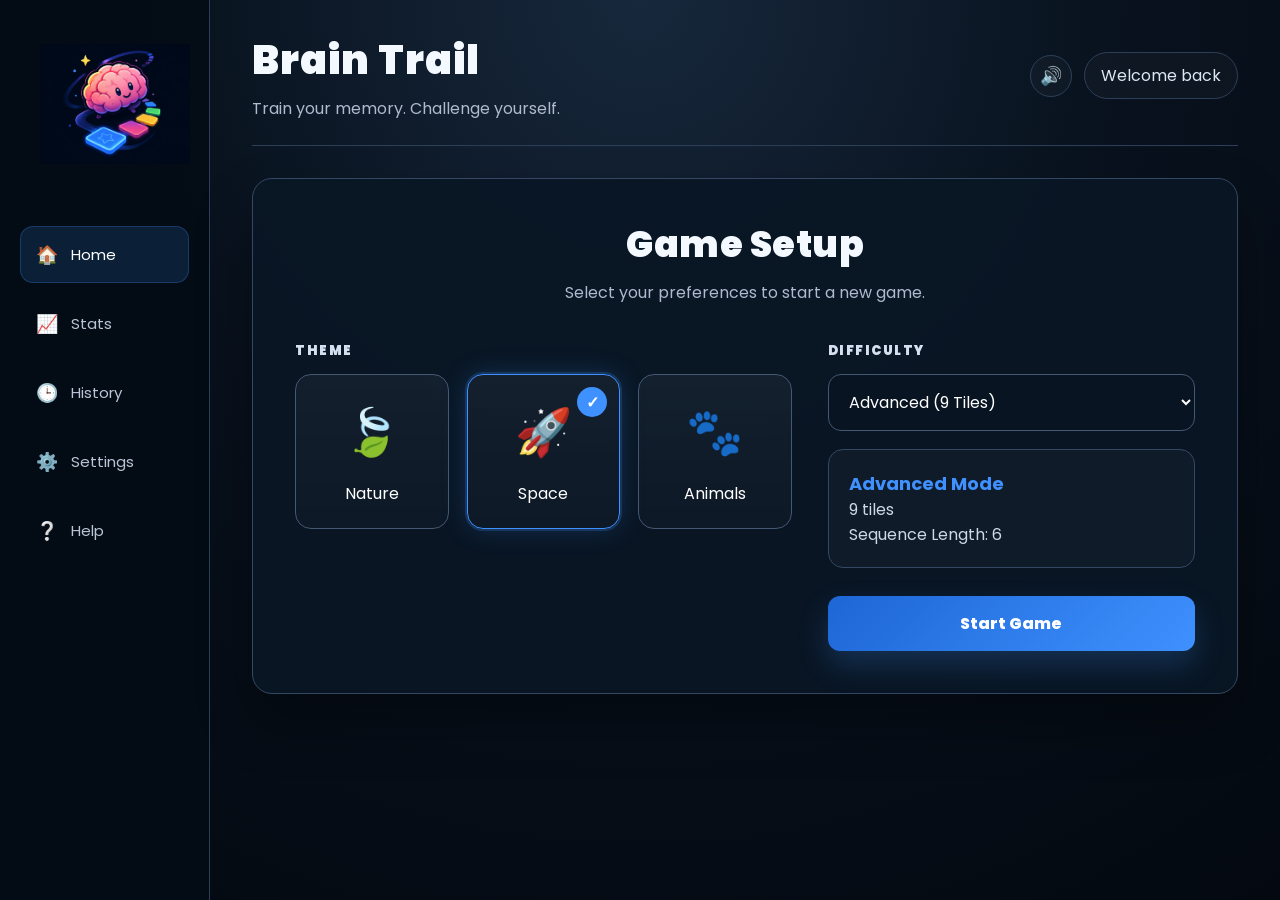
<file: brain-trail/index.html>
<!DOCTYPE html>
<html lang="en">
<head>
  <meta charset="UTF-8">
  <meta name="viewport" content="width=device-width, initial-scale=1.0">
  <title>Brain Trail</title>
  <link href="https://fonts.googleapis.com/css2?family=Poppins:wght@400;500;600;700;800&display=swap" rel="stylesheet">
  <link rel="stylesheet" href="style.css">
</head>
<body>
  <div class="app-shell">
    <aside class="side-nav">
      <div class="brand">
        <img src="../images/brain-trail-logo.png" alt="Brain Trail logo">
      </div>

      <button class="nav-item active"><span>🏠</span> Home</button>
      <button class="nav-item"><span>📈</span> Stats</button>
      <button class="nav-item"><span>🕒</span> History</button>
      <button class="nav-item"><span>⚙️</span> Settings</button>
      <button class="nav-item"><span>❔</span> Help</button>
    </aside>

    <main class="main">
      <header class="top-bar">
        <div>
          <h1>Brain Trail</h1>
          <p>Train your memory. Challenge yourself.</p>
        </div>
        <div class="top-actions">
          <button id="soundBtn" class="sound-btn" title="Sound on/off">🔊</button>
          <div class="user-label">Welcome back</div>
        </div>
      </header>

      <div id="screen"></div>
    </main>
  </div>

  <script src="script.js"></script>
</body>
</html>
</file>
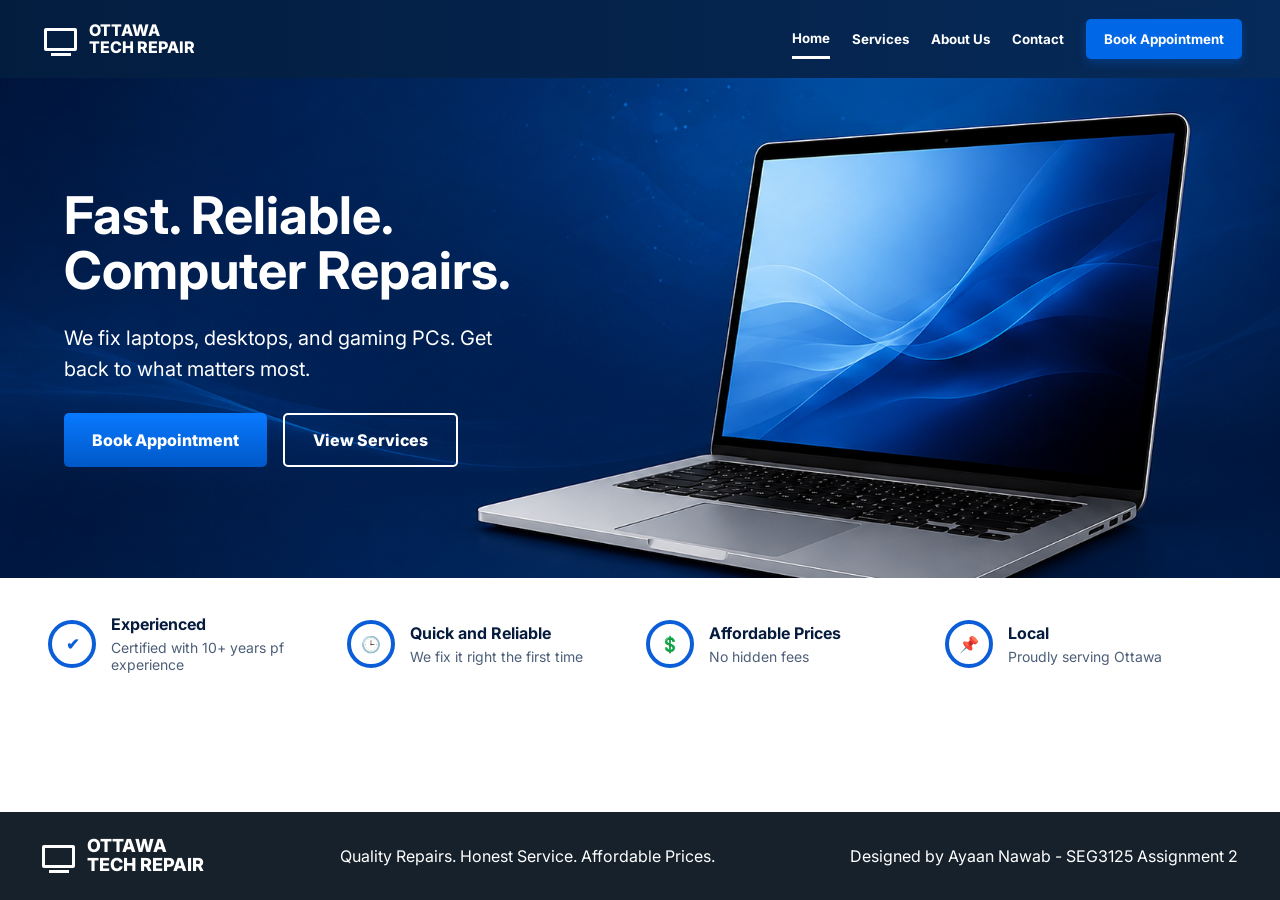
<file: ottawa-tech-repair/index.html>
<!DOCTYPE html>
<html lang="en">
<head>
  <meta charset="UTF-8" />
  <meta name="viewport" content="width=device-width, initial-scale=1.0" />
  <title>Ottawa Tech Repair</title>
  <link rel="preconnect" href="https://fonts.googleapis.com">
  <link rel="preconnect" href="https://fonts.gstatic.com" crossorigin>
  <link href="https://fonts.googleapis.com/css2?family=Inter:wght@400;500;600;700;800&display=swap" rel="stylesheet">
  <link rel="stylesheet" href="styles.css" />
</head>
<body>
  <div class="app">
    <header class="topbar">
      <button class="brand" data-page="home" aria-label="Go to home page">
        <span class="monitor-icon"></span>
        <span>OTTAWA<br>TECH REPAIR</span>
      </button>
      <nav aria-label="Main navigation">
        <button data-page="home" class="nav-link active">Home</button>
        <button data-page="services" class="nav-link">Services</button>
        <button data-page="about" class="nav-link">About Us</button>
        <button data-page="contact" class="nav-link">Contact</button>
        <button data-page="booking" class="book-small">Book Appointment</button>
      </nav>
    </header>

    <main id="page-content"></main>

    <footer>
      <div class="brand footer-brand">
        <span class="monitor-icon"></span>
        <span>OTTAWA<br>TECH REPAIR</span>
      </div>
      <span>Quality Repairs. Honest Service. Affordable Prices.</span>
      <span>Designed by Ayaan Nawab - SEG3125 Assignment 2</span>
    </footer>
  </div>

  <script src="script.js"></script>
</body>
</html>
</file>
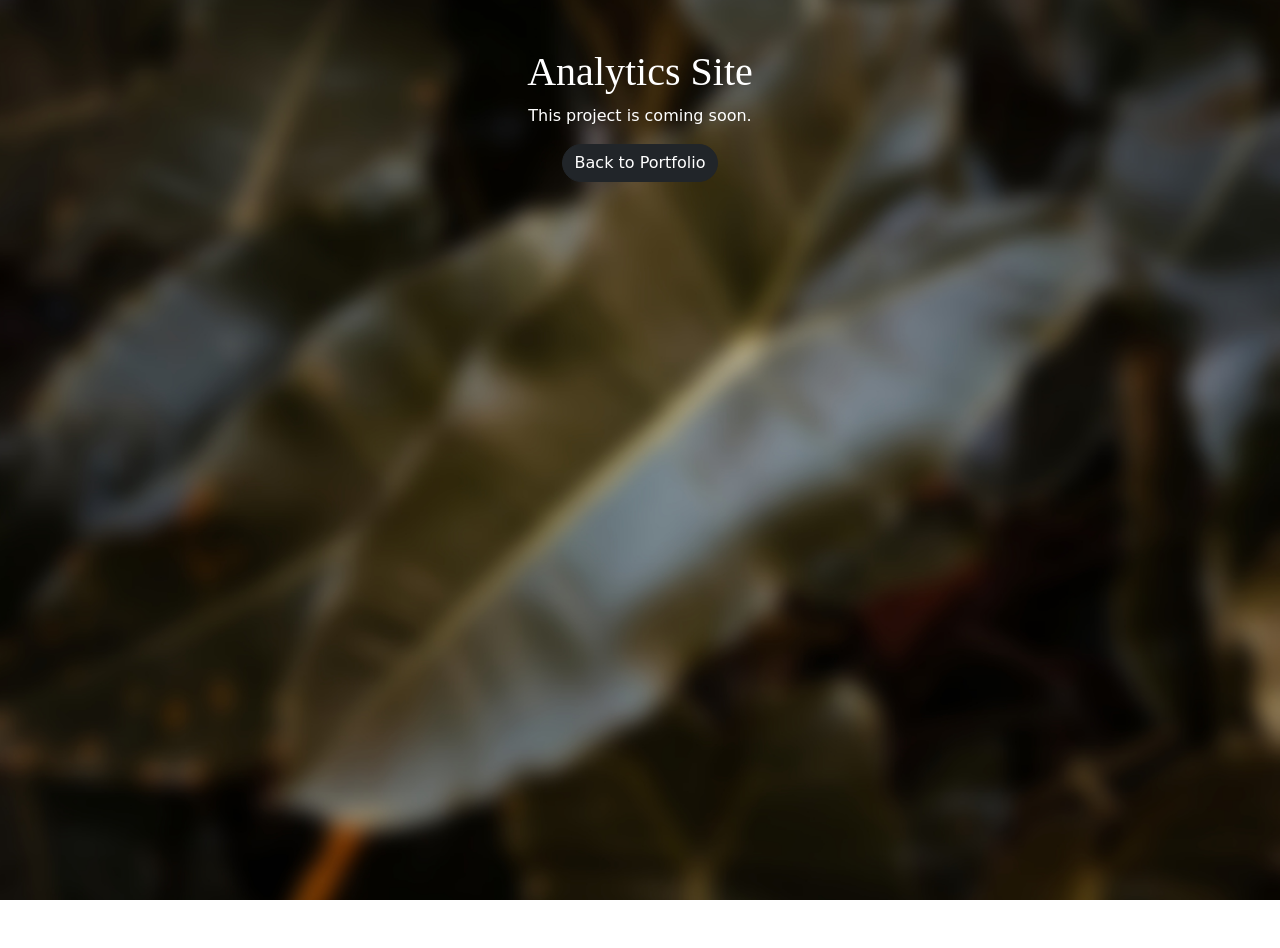
<file: analytics.html>
<!DOCTYPE html>
<html lang="en">
<head>
  <meta charset="UTF-8">
  <title>Analytics Site</title>
  <link href="https://cdn.jsdelivr.net/npm/bootstrap@5.3.3/dist/css/bootstrap.min.css" rel="stylesheet">
  <link rel="stylesheet" href="style.css">
</head>
<body>

  <main class="container my-5 text-center project-page">
    <h1>Analytics Site</h1>
    <p>This project is coming soon.</p>
    <a href="index.html" class="btn btn-dark">Back to Portfolio</a>
  </main>

</body>
</html>
</file>
<file: brain-trail/style.css>
* {
  box-sizing: border-box;
}

:root {
  --bg: #050c14;
  --panel: #091624;
  --panel2: #0d1b2b;
  --line: #2d3f58;
  --text: #f4f8ff;
  --muted: #aebace;
  --blue: #3f91ff;
  --green: #62d576;
  --red: #ff626c;
}

body {
  margin: 0;
  min-height: 100vh;
  font-family: "Poppins", sans-serif;
  background: radial-gradient(circle at top, #17283c 0%, #08111d 45%, #040910 100%);
  color: var(--text);
}

.brand {
  display: flex;
  align-items: center;
  padding: 18px 20px;
}

.brand img {
  width: 150px;
  height: auto;
  display: block;
}

button, select {
  font-family: inherit;
}

.app-shell {
  min-height: 100vh;
  display: flex;
}

.side-nav {
  width: 210px;
  padding: 26px 20px;
  background: rgba(4, 12, 21, 0.94);
  border-right: 1px solid var(--line);
}

.brand {
  display: flex;
  align-items: center;
  gap: 12px;
  margin-bottom: 44px;
}

.brand-mark {
  width: 40px;
  height: 40px;
  display: grid;
  place-items: center;
  border-radius: 13px;
  border: 1px solid rgba(63, 145, 255, 0.55);
  background: rgba(63, 145, 255, 0.12);
  box-shadow: 0 0 20px rgba(63, 145, 255, 0.12);
  font-size: 22px;
}

.brand-text {
  font-weight: 900;
  letter-spacing: 2px;
  line-height: 1.05;
  font-size: 20px;
}

.nav-item {
  display: flex;
  align-items: center;
  gap: 12px;
  width: 100%;
  padding: 14px 14px;
  margin-bottom: 12px;
  border: 1px solid transparent;
  border-radius: 13px;
  background: transparent;
  color: #bac6d7;
  cursor: pointer;
  font-size: 15px;
  text-align: left;
}

.nav-item span {
  width: 24px;
  text-align: center;
  font-size: 18px;
}

.nav-item.active, .nav-item:hover {
  background: rgba(63, 145, 255, 0.15);
  border-color: rgba(63, 145, 255, 0.25);
  color: white;
}

.main {
  flex: 1;
  padding: 30px 42px 38px;
}

.top-bar {
  display: flex;
  justify-content: space-between;
  align-items: center;
  gap: 20px;
  padding-bottom: 24px;
  border-bottom: 1px solid var(--line);
  margin-bottom: 32px;
}

.top-bar h1 {
  margin: 0 0 6px;
  font-size: 40px;
  letter-spacing: 1px;
  font-weight: 900;
}

.top-bar p, .muted {
  margin: 0;
  color: var(--muted);
}

.top-actions {
  display: flex;
  align-items: center;
  gap: 12px;
}

.user-label, .sound-btn {
  border: 1px solid var(--line);
  border-radius: 999px;
  background: rgba(255,255,255,0.025);
  color: #dbe6f6;
}

.user-label {
  padding: 10px 16px;
  white-space: nowrap;
}

.sound-btn {
  width: 42px;
  height: 42px;
  cursor: pointer;
  font-size: 18px;
}

.panel {
  max-width: 1110px;
  margin: 0 auto;
  background: rgba(9, 22, 36, 0.92);
  border: 1px solid #344763;
  border-radius: 20px;
  box-shadow: 0 28px 55px rgba(0, 0, 0, 0.32);
}

.setup-panel {
  padding: 38px 42px 42px;
}

.setup-title {
  text-align: center;
  margin-bottom: 36px;
}

.setup-title h2, .results-panel h2 {
  margin: 0 0 8px;
  font-size: 36px;
  font-weight: 900;
  letter-spacing: 0.5px;
}

.setup-grid {
  display: grid;
  grid-template-columns: 1.15fr 0.85fr;
  gap: 36px;
  align-items: start;
}

.label {
  margin: 0 0 13px;
  color: #d5dfef;
  font-size: 13px;
  font-weight: 900;
  letter-spacing: 1.5px;
}

.theme-row {
  display: grid;
  grid-template-columns: repeat(3, minmax(135px, 1fr));
  gap: 18px;
}

.option-box {
  min-height: 155px;
  border: 1px solid #435872;
  border-radius: 16px;
  background: linear-gradient(180deg, rgba(255,255,255,0.045), rgba(255,255,255,0.015));
  color: white;
  cursor: pointer;
  font-size: 16px;
  position: relative;
  transition: 0.16s;
}

.option-box:hover, .tile:hover:not(:disabled) {
  border-color: var(--blue);
  transform: translateY(-2px);
}

.option-box.selected {
  border-color: var(--blue);
  box-shadow: 0 0 0 2px rgba(63,145,255,0.20), 0 0 26px rgba(63,145,255,0.22);
}

.option-box.selected::after {
  content: "✓";
  position: absolute;
  top: 12px;
  right: 12px;
  width: 30px;
  height: 30px;
  display: grid;
  place-items: center;
  border-radius: 50%;
  background: var(--blue);
  color: white;
  font-weight: bold;
}

.icon {
  display: block;
  font-size: 46px;
  margin-bottom: 14px;
}

.level-select {
  width: 100%;
  padding: 15px 16px;
  border: 1px solid #435872;
  border-radius: 13px;
  background: #081421;
  color: white;
  font-size: 16px;
}

.info-card {
  margin-top: 18px;
  padding: 20px;
  border: 1px solid #334963;
  border-radius: 15px;
  background: rgba(255,255,255,0.025);
  color: #cdd8e8;
  line-height: 1.55;
}

.info-card strong {
  color: var(--blue);
  font-size: 18px;
}

.primary-btn, .secondary-btn {
  border-radius: 12px;
  padding: 15px 22px;
  color: white;
  cursor: pointer;
  font-size: 16px;
  font-weight: 800;
  text-decoration: none;
  text-align: center;
}

.primary-btn {
  border: 0;
  background: linear-gradient(135deg, #1d66d6, #3f91ff);
  box-shadow: 0 14px 30px rgba(63,145,255,0.22);
}

.primary-btn:hover {
  filter: brightness(1.08);
}

.secondary-btn {
  border: 1px solid #344a64;
  background: rgba(255,255,255,0.04);
}

.start-btn {
  width: 100%;
  margin-top: 28px;
}

.game-panel {
  padding: 26px 30px 30px;
}

.game-header {
  display: grid;
  grid-template-columns: 1fr 1fr 1fr;
  align-items: center;
  gap: 18px;
  padding-bottom: 18px;
  border-bottom: 1px solid var(--line);
  color: #d9e3f2;
  font-weight: 800;
}

.game-header span:nth-child(2) {
  text-align: center;
}

.game-header span:nth-child(3) {
  text-align: right;
}

.steps {
  display: grid;
  grid-template-columns: repeat(3, 1fr);
  max-width: 610px;
  margin: 24px auto 30px;
  color: #79879b;
  position: relative;
}

.steps::before {
  content: "";
  position: absolute;
  top: 8px;
  left: 16%;
  right: 16%;
  height: 2px;
  background: #26364b;
}

.step {
  position: relative;
  text-align: center;
  padding-top: 25px;
  z-index: 1;
}

.step::before {
  content: "";
  position: absolute;
  top: 0;
  left: 50%;
  width: 16px;
  height: 16px;
  transform: translateX(-50%);
  border-radius: 50%;
  background: #273448;
  border: 2px solid #68778b;
}

.step.current {
  color: var(--blue);
  font-weight: 900;
}

.step.current::before {
  background: var(--blue);
  border-color: #bfdcff;
  box-shadow: 0 0 18px rgba(63,145,255,0.72);
}

.play-area {
  display: grid;
  grid-template-columns: 1fr 230px;
  gap: 32px;
  align-items: center;
}

.grid {
  display: grid;
  justify-content: center;
  gap: 15px;
}

.grid.cols-2 {
  grid-template-columns: repeat(2, 132px);
}

.grid.cols-3 {
  grid-template-columns: repeat(3, 128px);
}

.tile {
  height: 116px;
  border: 1px solid #405670;
  border-radius: 16px;
  background: linear-gradient(180deg, rgba(255,255,255,0.04), rgba(255,255,255,0.015));
  color: white;
  font-size: 45px;
  cursor: pointer;
  transition: 0.15s;
}

.tile:disabled {
  cursor: default;
}

.tile.highlight {
  border-color: var(--blue);
  background: rgba(63,145,255,0.14);
  box-shadow: 0 0 28px rgba(63,145,255,0.78), inset 0 0 18px rgba(63,145,255,0.10);
  transform: scale(1.045);
}

.tile.good {
  border-color: var(--green);
  box-shadow: 0 0 24px rgba(98,213,118,0.60);
}

.tile.wrong {
  border-color: var(--red);
  box-shadow: 0 0 24px rgba(255,98,108,0.60);
}

.help-panel {
  min-height: 220px;
  padding: 24px 22px;
  border: 1px solid #344861;
  border-radius: 16px;
  background: rgba(255,255,255,0.025);
}

.help-panel h3 {
  margin: 0 0 14px;
  color: var(--blue);
  font-size: 22px;
  letter-spacing: 0.5px;
}

.help-panel p {
  color: #dce5f1;
  line-height: 1.58;
  margin: 0;
}

.feedback {
  margin-top: 18px;
  color: #8aec99;
  font-weight: 900;
}

.feedback.error {
  color: #ff7b84;
}

.game-bottom {
  display: flex;
  justify-content: space-between;
  align-items: center;
  gap: 18px;
  margin-top: 28px;
  padding-top: 20px;
  border-top: 1px solid var(--line);
}

.score-text {
  color: #8aed9b;
  font-weight: 900;
  letter-spacing: 0.4px;
}

.results-panel {
  max-width: 900px;
  padding: 44px;
  text-align: center;
}

.result-mark {
  width: 120px;
  height: 120px;
  display: grid;
  place-items: center;
  margin: 0 auto 24px;
  border-radius: 50%;
  border: 4px solid var(--green);
  color: var(--green);
  font-size: 58px;
  box-shadow: 0 0 28px rgba(98,213,118,0.18);
}

.result-mark.fail {
  border-color: var(--red);
  color: var(--red);
  box-shadow: 0 0 28px rgba(255,98,108,0.18);
}

.score-row {
  display: flex;
  justify-content: center;
  gap: 18px;
  margin: 28px 0 20px;
}

.score-box {
  min-width: 185px;
  padding: 18px;
  border: 1px solid #344963;
  border-radius: 14px;
  background: rgba(255,255,255,0.025);
  color: #ccd7e7;
  font-weight: 800;
}

.big-score {
  display: block;
  margin-top: 8px;
  color: var(--blue);
  font-size: 38px;
  font-weight: 900;
}

.result-note {
  max-width: 520px;
  margin: 0 auto 28px;
}

.result-buttons {
  display: flex;
  justify-content: center;
  gap: 12px;
  flex-wrap: wrap;
}

@media (max-width: 900px) {
  .app-shell {
    display: block;
  }

  .side-nav {
    width: 100%;
    display: flex;
    gap: 8px;
    overflow-x: auto;
    padding: 12px;
  }

  .brand {
    margin: 0 12px 0 0;
  }

  .main {
    padding: 20px;
  }

  .setup-grid, .play-area {
    grid-template-columns: 1fr;
  }

  .theme-row {
    grid-template-columns: 1fr;
  }

  .score-row, .game-bottom {
    flex-direction: column;
  }
}
</file>
<file: ottawa-tech-repair/styles.css>
:root {
  --navy: #062a59;
  --navy-dark: #031d3f;
  --blue: #0067e6;
  --blue-dark: #0053bd;
  --text: #061b3d;
  --muted: #4d5f78;
  --line: #d8e2f2;
  --soft: #eff6ff;
  --white: #ffffff;
}

* { box-sizing: border-box; }
body {
  margin: 0;
  font-family: Inter, Arial, sans-serif;
  background: var(--white);
  color: var(--text);
}
button { font-family: inherit; cursor: pointer; }
.app {
  min-height: 100vh;
  display: flex;
  flex-direction: column;
}
main {
  flex: 1;
}
.topbar {
  height: 78px;
  background: linear-gradient(90deg, var(--navy-dark), var(--navy));
  display: flex;
  align-items: center;
  justify-content: space-between;
  padding: 0 38px;
  color: white;
}
.brand {
  display: flex;
  align-items: center;
  gap: 12px;
  border: 0;
  background: transparent;
  color: white;
  font-weight: 800;
  line-height: 1.05;
  font-size: 16px;
  text-align: left;
}
.monitor-icon {
  width: 33px;
  height: 23px;
  border: 3px solid currentColor;
  border-radius: 2px;
  position: relative;
  display: inline-block;
}
.monitor-icon::after {
  content: "";
  position: absolute;
  width: 20px;
  height: 3px;
  background: currentColor;
  left: 4px;
  bottom: -8px;
}
nav { display: flex; align-items: center; gap: 22px; }
nav button {
  border: 0;
  background: transparent;
  color: white;
  font-weight: 700;
  padding: 10px 0;
}
nav button.active { border-bottom: 3px solid white; }
.book-small {
  background: var(--blue) !important;
  border-radius: 5px;
  padding: 12px 18px !important;
  box-shadow: 0 4px 10px rgba(0, 103, 230, 0.3);
}
.hero {
  min-height: 500px;
  background-image: url("../images/laptop.png");
  background-size: cover;
  background-repeat: no-repeat;
  background-position: center;
  color: white;
  display: flex;
  align-items: center;
  padding: 64px;
}
.hero h1 {
  font-size: 52px;
  line-height: 1.05;
  margin: 0 0 24px;
}
.hero p {
  font-size: 20px;
  line-height: 1.55;
  max-width: 440px;
  margin-bottom: 28px;
}
.hero-actions { display: flex; gap: 16px; }
.primary, .secondary, .confirm, .service-card button {
  border-radius: 5px;
  font-weight: 800;
  padding: 15px 28px;
  border: 0;
  font-size: 16px;
}
.primary, .confirm, .service-card button {
  background: linear-gradient(180deg, #0879ff, #0058c7);
  color: white;
}
.secondary {
  background: transparent;
  color: white;
  border: 2px solid white;
}
.features {
  display: grid;
  grid-template-columns: repeat(4, 1fr);
  gap: 12px;
  padding: 36px 48px;
  background: #fff;
}
.features article {
  display: flex;
  align-items: center;
  gap: 15px;
}
.feature-icon, .small-icon {
  width: 48px;
  height: 48px;
  border: 4px solid #0b5ed7;
  border-radius: 50%;
  display: grid;
  place-items: center;
  color: #0b5ed7;
  font-weight: 900;
  flex-shrink: 0;
}
.features h3 { margin: 0 0 5px; font-size: 16px; }
.features p { margin: 0; color: var(--muted); font-size: 14px; }
.center-page {
  min-height: 600px;
  padding: 58px 32px;
  text-align: center;
}
.icon-top { color: #075dcc; font-size: 42px; }
.page-title { font-size: 42px; margin: 8px 0 10px; }
.page-subtitle { color: var(--muted); margin-bottom: 34px; }
.booking-form {
  max-width: 760px;
  margin: 0 auto;
  display: grid;
  grid-template-columns: 1fr 1fr;
  gap: 18px 26px;
  text-align: left;
}
.booking-form label { font-weight: 800; font-size: 14px; }
.booking-form input, .booking-form select {
  width: 100%;
  margin-top: 7px;
  padding: 13px;
  border: 2px solid #cfd9e8;
  border-radius: 5px;
  font-size: 15px;
}
.confirm { grid-column: 1 / -1; width: 55%; justify-self: center; margin-top: 14px; }
.check-circle {
  width: 118px;
  height: 118px;
  border-radius: 50%;
  background: linear-gradient(180deg, #5fc979, #269447);
  color: white;
  display: grid;
  place-items: center;
  font-size: 74px;
  margin: 0 auto 20px;
  box-shadow: 0 8px 18px rgba(38,148,71,0.3);
}
.summary-card {
  background: #e9f2ff;
  border-radius: 8px;
  width: min(620px, 92%);
  margin: 28px auto;
  padding: 22px 34px;
  text-align: left;
}
.summary-card div {
  display: grid;
  grid-template-columns: 34px 160px 1fr;
  gap: 8px;
  align-items: center;
  padding: 10px 0;
}
.back { margin-top: 8px; }
.services-page, .info-page { padding: 58px 48px; text-align: center; min-height: 600px; }
.services-page h1, .info-page h1, .contact-page h1 { font-size: 42px; margin-top: 0; }
.services-page > p, .info-page p { color: var(--muted); font-size: 18px; max-width: 760px; margin: 0 auto 28px; line-height: 1.7; }
.service-grid {
  display: grid;
  grid-template-columns: repeat(4, 1fr);
  gap: 20px;
  margin-top: 34px;
}
.service-card {
  border: 2px solid var(--line);
  border-radius: 9px;
  padding: 26px 18px;
  background: white;
  box-shadow: 0 10px 24px rgba(0, 29, 74, 0.07);
}
.service-card .service-icon {
  width: 64px;
  height: 64px;
  background: #eef5ff;
  border-radius: 50%;
  display: grid;
  place-items: center;
  margin: 0 auto 15px;
  font-size: 28px;
}
.service-card h3 { min-height: 44px; }
.service-card p { color: var(--muted); min-height: 70px; }
.service-card strong { display: block; color: var(--blue-dark); font-size: 32px; margin: 14px 0; }
.service-card button { padding: 12px 22px; font-size: 14px; }
.contact-page {
  min-height: 600px;
  display: grid;
  grid-template-columns: 1fr 1fr;
  padding: 58px;
  gap: 30px;
}
.contact-page section { text-align: left; }
.contact-page p { font-size: 18px; line-height: 1.6; }
.map {
  background: repeating-linear-gradient(45deg, #e6edf6, #e6edf6 12px, #f5f8fc 12px, #f5f8fc 24px);
  border-radius: 8px;
  display: grid;
  place-items: center;
  color: var(--blue-dark);
  font-size: 90px;
}
footer {
  min-height: 88px;
  background: #17212b;
  color: white;
  display: flex;
  align-items: center;
  justify-content: space-between;
  padding: 0 42px;
  gap: 25px;
}
.footer-brand { font-size: 18px; }
@media (max-width: 850px) {
  .topbar, nav, footer { flex-wrap: wrap; height: auto; padding: 20px; }
  nav { gap: 12px; }
  .hero, .contact-page { grid-template-columns: 1fr; padding: 36px; }
  .features, .service-grid, .booking-form { grid-template-columns: 1fr; }
  .confirm { width: 100%; }
  .hero h1 { font-size: 40px; }
}
</file>
<file: style.css>
:root {
  --dark-text: #1f2937;
  --gray-text: #5f6c7b;
  --gradient-colour: #e5efed;
  --light-green: #dfe8dd;
  --dark-green: #2f4f3e;
}

body {
  background-image: url("images/leaves.jpg");
  background-size: cover;
  background-position: center;
  background-attachment: fixed;
  min-height: 100vh;
}

h1, h2, .navbar-brand {
  font-family: 'Playfair Display', serif;
}

.project-page {
  color: white;
}

.navbar {
  background-color: white;
}

.intro-section {
  background: linear-gradient(135deg, white, var(--gradient-colour));
  padding: 70px 24px;
  border-radius: 18px;
  margin-bottom: 40px;
}

.intro-section h1 {
  font-size: 48px;
  font-weight: 700;
}

.intro-label {
  color: var(--dark-green);
  font-weight: 800;
  text-transform: uppercase;
  letter-spacing: 2px;
  font-size: 13px;
}

.photo-gallery {
  display: flex;
  gap: 20px;
  overflow-x: auto;
  padding: 10px 0;
}

.photo-gallery img {
  height: 250px;
  border-radius: 12px;
  flex-shrink: 0;
}

section {
  background-color: white;
  padding: 28px;
  border-radius: 18px;
  margin-bottom: 32px;
}

.card {
  border-radius: 18px;
  border: 1px solid #e5e7eb;
  
}

.card img {
  height: 180px;
  object-fit: cover;
}

.card-body {
  padding: 24px;
}

.btn-dark {
  border-radius: 999px;
}
.case-card {
  border: 1px solid #e5e7eb;
  border-radius: 16px;
  padding: 24px;
  height: 100%;
  background: #ffffff;
}

.case-card h3 {
  font-family: 'Inter', sans-serif;
  font-weight: 800;
}

.btn-outline-dark {
  border-radius: 999px;
}
</file>
